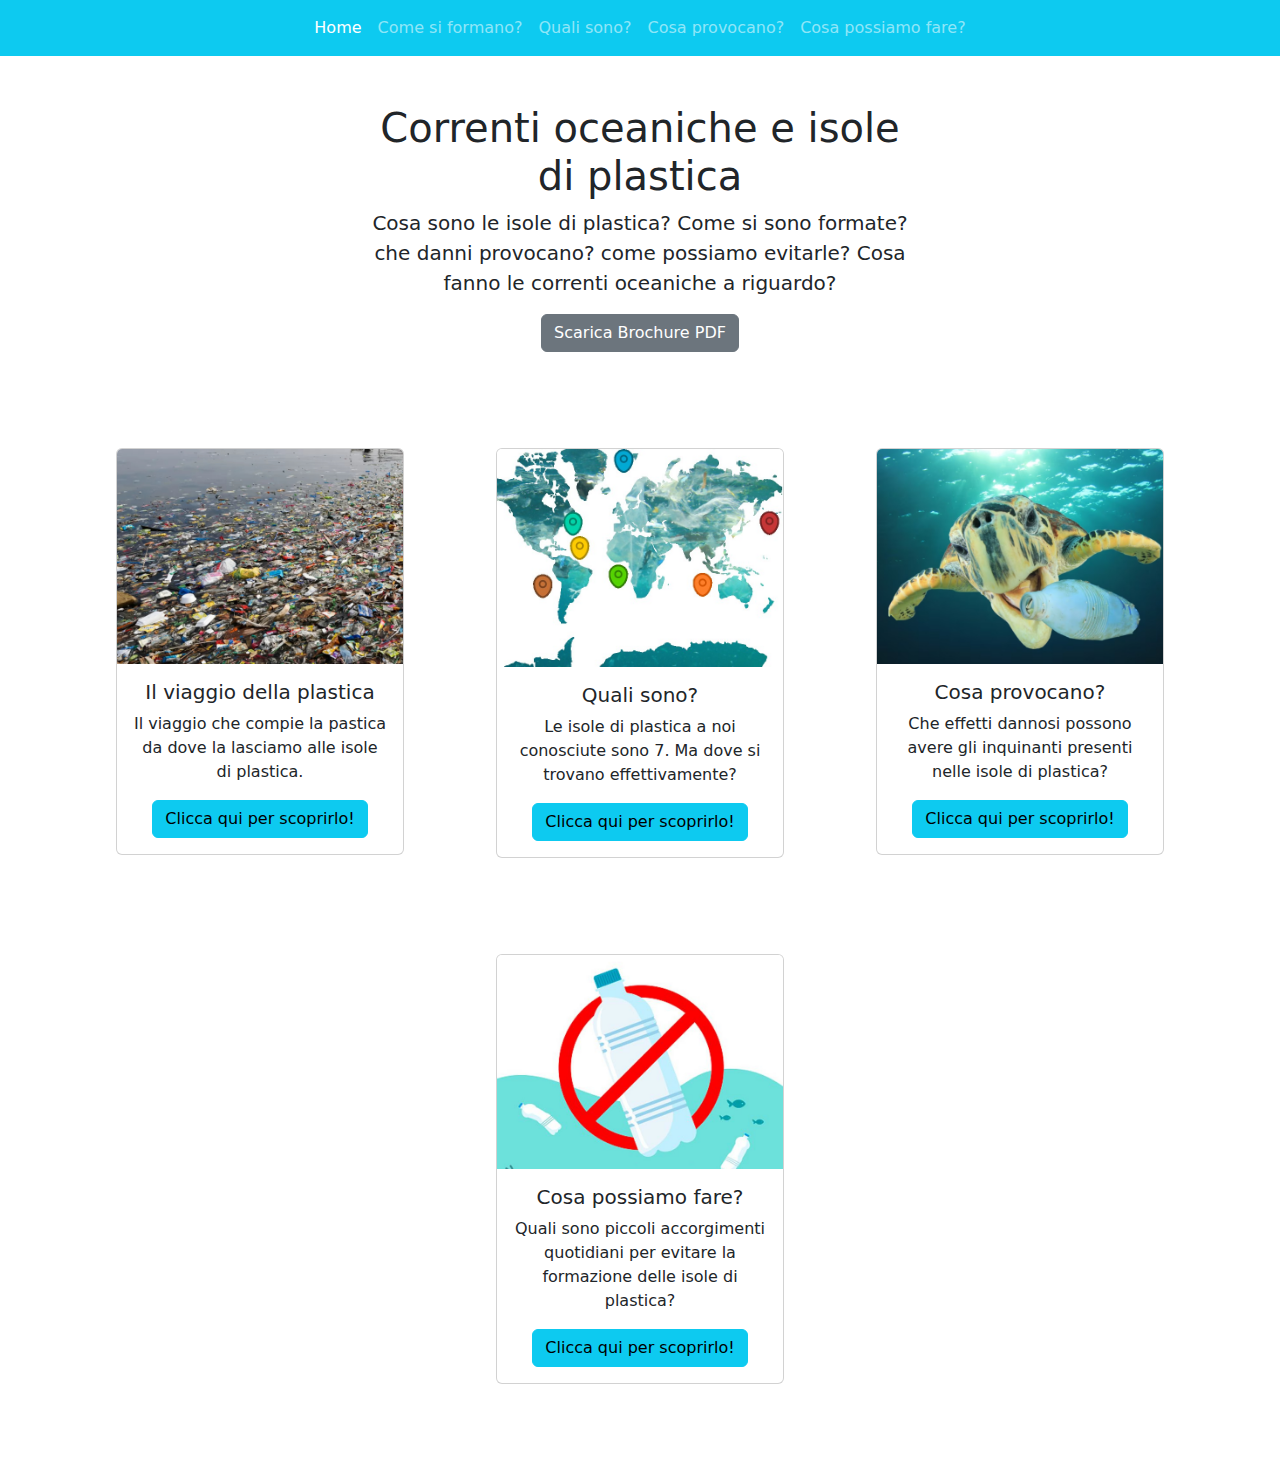
<file: index.html>
<!DOCTYPE html>
<html>
<head>
    <title>Correnti oceaniche e isole di plastica</title>
    <link href="https://cdn.jsdelivr.net/npm/bootstrap@5.3.3/dist/css/bootstrap.min.css" rel="stylesheet" integrity="sha384-QWTKZyjpPEjISv5WaRU9OFeRpok6YctnYmDr5pNlyT2bRjXh0JMhjY6hW+ALEwIH" crossorigin="anonymous">
    <script src="https://cdn.jsdelivr.net/npm/bootstrap@5.3.3/dist/js/bootstrap.bundle.min.js" integrity="sha384-YvpcrYf0tY3lHB60NNkmXc5s9fDVZLESaAA55NDzOxhy9GkcIdslK1eN7N6jIeHz" crossorigin="anonymous"></script>
    <link rel="stylesheet" href="bootstrap/style.css">
    <meta name="viewport" content="width=device-width, initial-scale=1">
    <meta name="google-site-verification" content="oc77HdUuIII6mu3Ns8S2jJJlXpEA9dxDP0BrzXrbVyY" />
</head>
<body>

    <nav class="navbar navbar-expand-lg bg-info" data-bs-theme="dark">
        <div class="container-fluid">
          <button class="navbar-toggler" type="button" data-bs-toggle="collapse" data-bs-target="#navbarNav" aria-controls="navbarNav" aria-expanded="false" aria-label="Toggle navigation">
            <span class="navbar-toggler-icon"></span>
          </button>
          <div class="collapse navbar-collapse" style="text-align: center;" id="navbarNav">
            <ul class="navbar-nav" style="margin-inline: auto;">
              <li class="nav-item">
                <a class="nav-link active" aria-current="page" href="#">Home</a>
              </li>
              <li class="nav-item">
                <a class="nav-link" href="scheda1.html">Come si formano?</a>
              </li>
              <li>
                <a class="nav-link" href="scheda2.html">Quali sono?</a>
              </li>
              <li>
                <a class="nav-link" href="scheda3.html">Cosa provocano?</a>
              </li>
              <li>
                <a class="nav-link" href="scheda4.html">Cosa possiamo fare?</a>
              </li>
            </ul>
          </div>
        </div>
      </nav>

    <div class="container my-5 text-center" style="max-width: 580px;">
        <h1 class="text-center">
            Correnti oceaniche e isole di plastica
        </h1>
        <p class="lead" style="margin-inline: 10px;">
            Cosa sono le isole di plastica? Come si sono formate? che danni provocano? come possiamo evitarle? Cosa fanno le correnti oceaniche a riguardo?
        </p>
        <a role="button" href="progettoScenze.pdf" class="btn btn-secondary">Scarica Brochure PDF</a>
      <!--  <a role="button" class="btn btn-secondary">Scarica PDF</a>-->

    </div>

    <div class="container my-5 mx-auto2 text-center" data-bs-theme="light">

        <div class="row">
            <div class="col-sm my-5" style="margin-inline: auto;">
                <div class="card" style="margin-inline: auto; width: 18rem;">
                    <img src="fiume.jpg" class="card-img-top" alt="Fiume pieno di plastica">
                    <div class="card-body">
                      <h5 class="card-title">Il viaggio della plastica</h5>
                      <p class="card-text">Il viaggio che compie la pastica da dove la lasciamo alle isole di plastica.</p>
                      <a href="scheda1.html" class="btn btn-info">Clicca qui per scoprirlo!</a>
                    </div>
                </div>
            </div>
            <div class="col-sm my-5">
                <div class="card" style="margin-inline: auto; width: 18rem;">
                    <img src="cartina.jpg" class="card-img-top" alt="Cartina delle isole di plastica">
                    <div class="card-body">
                      <h5 class="card-title">Quali sono?</h5>
                      <p class="card-text">Le isole di plastica a noi conosciute sono 7. Ma dove si trovano effettivamente?</p>
                      <a href="scheda2.html" class="btn btn-info">Clicca qui per scoprirlo!</a>
                    </div>
                </div>
            </div>
            <div class="col-sm my-5">
                <div class="card" style="margin-inline: auto; width: 18rem;">
                    <img src="tartaruga.jpg" class="card-img-top" alt="Tartaruga con un sacchetto di plastica">
                    <div class="card-body">
                      <h5 class="card-title">Cosa provocano?</h5>
                      <p class="card-text">Che effetti dannosi possono avere gli inquinanti presenti nelle isole di plastica?</p>
                      <a href="scheda3.html" class="btn btn-info">Clicca qui per scoprirlo!</a>
                    </div>
                </div>
            </div>
            <div class="col-sm my-5">
                <div class="card" style="margin-inline: auto; width: 18rem;">
                    <img src="bottiglia.jpg" class="card-img-top" alt="No alla plastica">
                    <div class="card-body">
                      <h5 class="card-title">Cosa possiamo fare?</h5>
                      <p class="card-text">Quali sono piccoli accorgimenti quotidiani per evitare la formazione delle isole di plastica?</p>
                      <a href="scheda4.html" class="btn btn-info">Clicca qui per scoprirlo!</a>
                    </div>
                </div>
            </div>
          </div>
        

    </div>
</div>

</body>
</html>
</file>
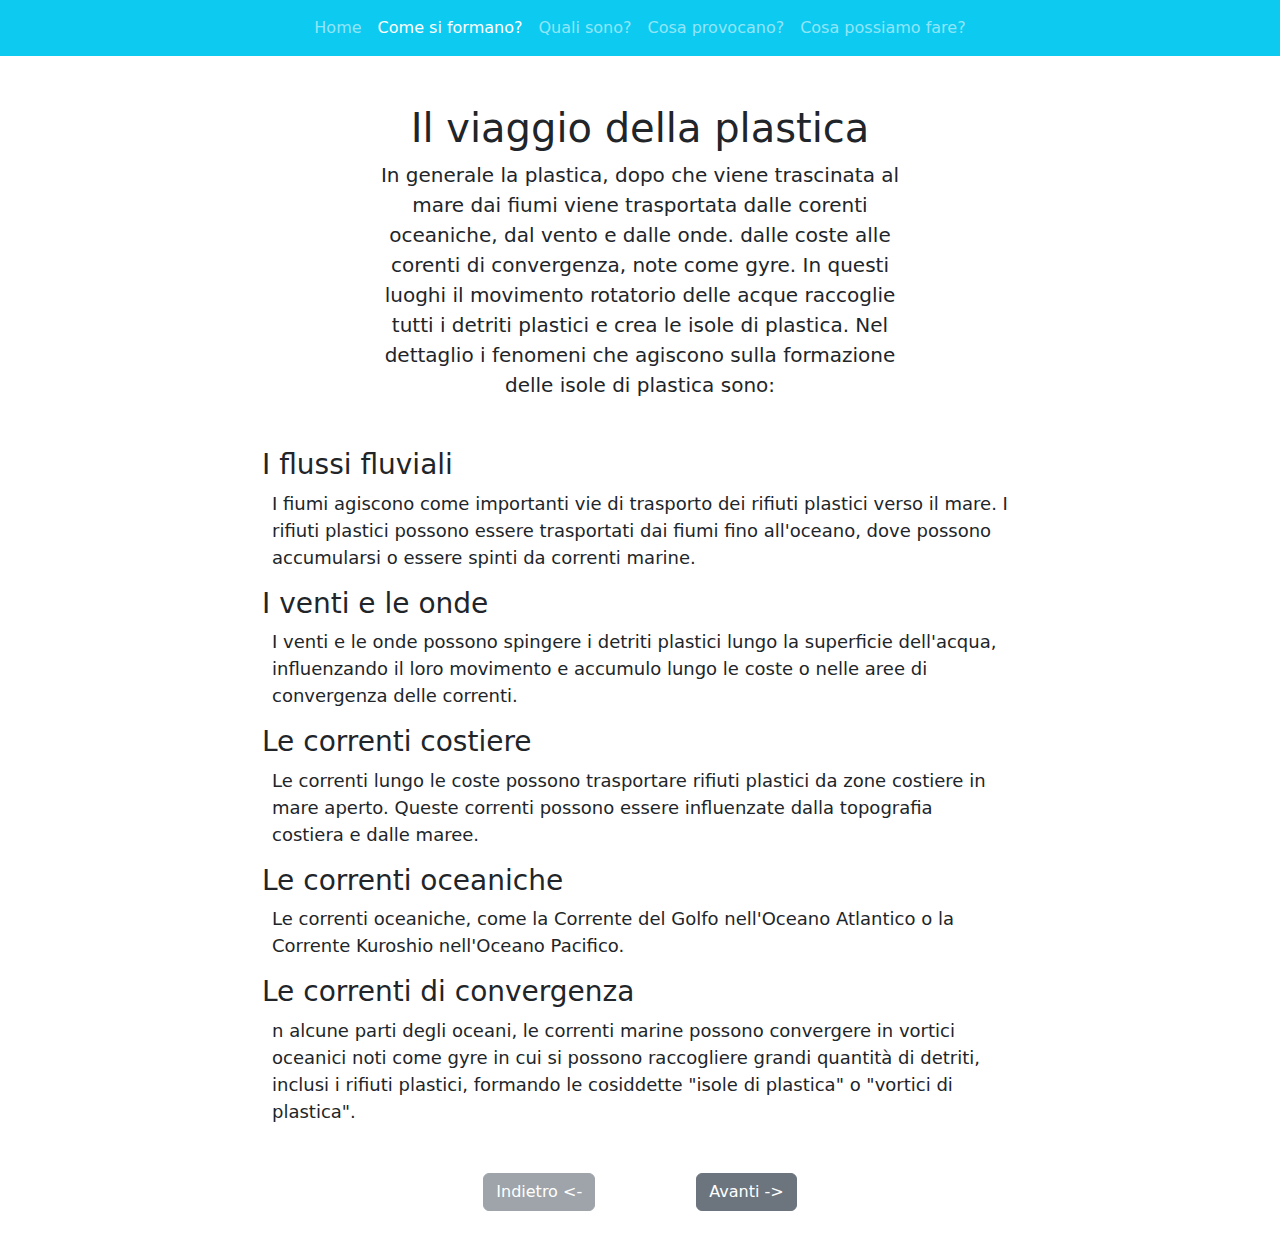
<file: scheda1.html>
<!DOCTYPE html>
<html>
<head>
  <title>Il viaggio della plastica | Correnti oceaniche e isole di plastica</title>
    <link href="https://cdn.jsdelivr.net/npm/bootstrap@5.3.3/dist/css/bootstrap.min.css" rel="stylesheet" integrity="sha384-QWTKZyjpPEjISv5WaRU9OFeRpok6YctnYmDr5pNlyT2bRjXh0JMhjY6hW+ALEwIH" crossorigin="anonymous">
    <script src="https://cdn.jsdelivr.net/npm/bootstrap@5.3.3/dist/js/bootstrap.bundle.min.js" integrity="sha384-YvpcrYf0tY3lHB60NNkmXc5s9fDVZLESaAA55NDzOxhy9GkcIdslK1eN7N6jIeHz" crossorigin="anonymous"></script>
    <link rel="stylesheet" href="bootstrap/style.css">
    <meta name="viewport" content="width=device-width, initial-scale=1">
</head>
<body>

    <nav class="navbar navbar-expand-lg bg-info" data-bs-theme="dark">
        <div class="container-fluid">
          <button class="navbar-toggler" type="button" data-bs-toggle="collapse" data-bs-target="#navbarNav" aria-controls="navbarNav" aria-expanded="false" aria-label="Toggle navigation">
            <span class="navbar-toggler-icon"></span>
          </button>
          <div class="collapse navbar-collapse" id="navbarNav">
            <ul class="navbar-nav" style="margin-inline: auto;">
              <li class="nav-item">
                <a class="nav-link" href="index.html">Home</a>
              </li>
              <li class="nav-item">
                <a class="nav-link active" aria-current="page" href="scheda1.html">Come si formano?</a>
              </li>
              <li>
                <a class="nav-link" href="scheda2.html">Quali sono?</a>
              </li>
              <li>
                <a class="nav-link" href="scheda3.html">Cosa provocano?</a>
              </li>
              <li>
                <a class="nav-link" href="scheda4.html">Cosa possiamo fare?</a>
              </li>
            </ul>
          </div>
        </div>
      </nav>

    <div class="container my-5 text-center" style="max-width: 580px;">
        <h1 class="text-center">
            Il viaggio della plastica
        </h1>
        <p class="lead" style="margin-inline: 10px;">
          In generale la plastica, dopo che viene trascinata al mare dai fiumi viene trasportata dalle corenti oceaniche, dal vento e dalle onde. dalle coste alle corenti di convergenza, note come gyre. 
          In questi luoghi il movimento rotatorio delle acque raccoglie tutti i detriti plastici e crea le isole di plastica. 
          Nel dettaglio i fenomeni che agiscono sulla formazione delle isole di plastica sono:
        </p>
    </div>

    <div class="container my-5 mx-auto2" style="max-inline-size: 780px;">
        <h3>
          I flussi fluviali
        </h3>
        <p class="p">
          I fiumi agiscono come importanti vie di trasporto dei rifiuti plastici verso il mare. 
          I rifiuti plastici possono essere trasportati dai fiumi fino all'oceano, dove possono accumularsi o essere spinti da correnti marine.
        </p>
        <h3>
          I venti e le onde
        </h3>
        <p class="p">
          I venti e le onde possono spingere i detriti plastici lungo la superficie dell'acqua, influenzando il loro movimento e accumulo lungo le coste o nelle aree di convergenza delle correnti.
        </p>
        <h3>
          Le correnti costiere
        </h3>
        <p class="p">
          Le correnti lungo le coste possono trasportare rifiuti plastici da zone costiere in mare aperto. Queste correnti possono essere influenzate dalla topografia costiera e dalle maree.
        </p>
        <h3>
          Le correnti oceaniche
        </h3>
        <p class="p">
          Le correnti oceaniche, come la Corrente del Golfo nell'Oceano Atlantico o la Corrente Kuroshio nell'Oceano Pacifico.
        </p>
        <h3>
          Le correnti di convergenza
        </h3>
        <p class="p">
          n alcune parti degli oceani, le correnti marine possono convergere in vortici oceanici noti come gyre in cui si possono raccogliere grandi quantità di detriti, inclusi i rifiuti plastici, formando le cosiddette "isole di plastica" o "vortici di plastica".
        </p>
    </div>

    <div class="my-5 text-center mx-5">
      <a role="button" class="btn btn-secondary mx-5 disabled" href="scheda1.html">Indietro <-</a>
      <a role="button" class="btn btn-secondary mx-5" href="scheda2.html">Avanti -></a>
    </div>

</body>
</html>
</file>
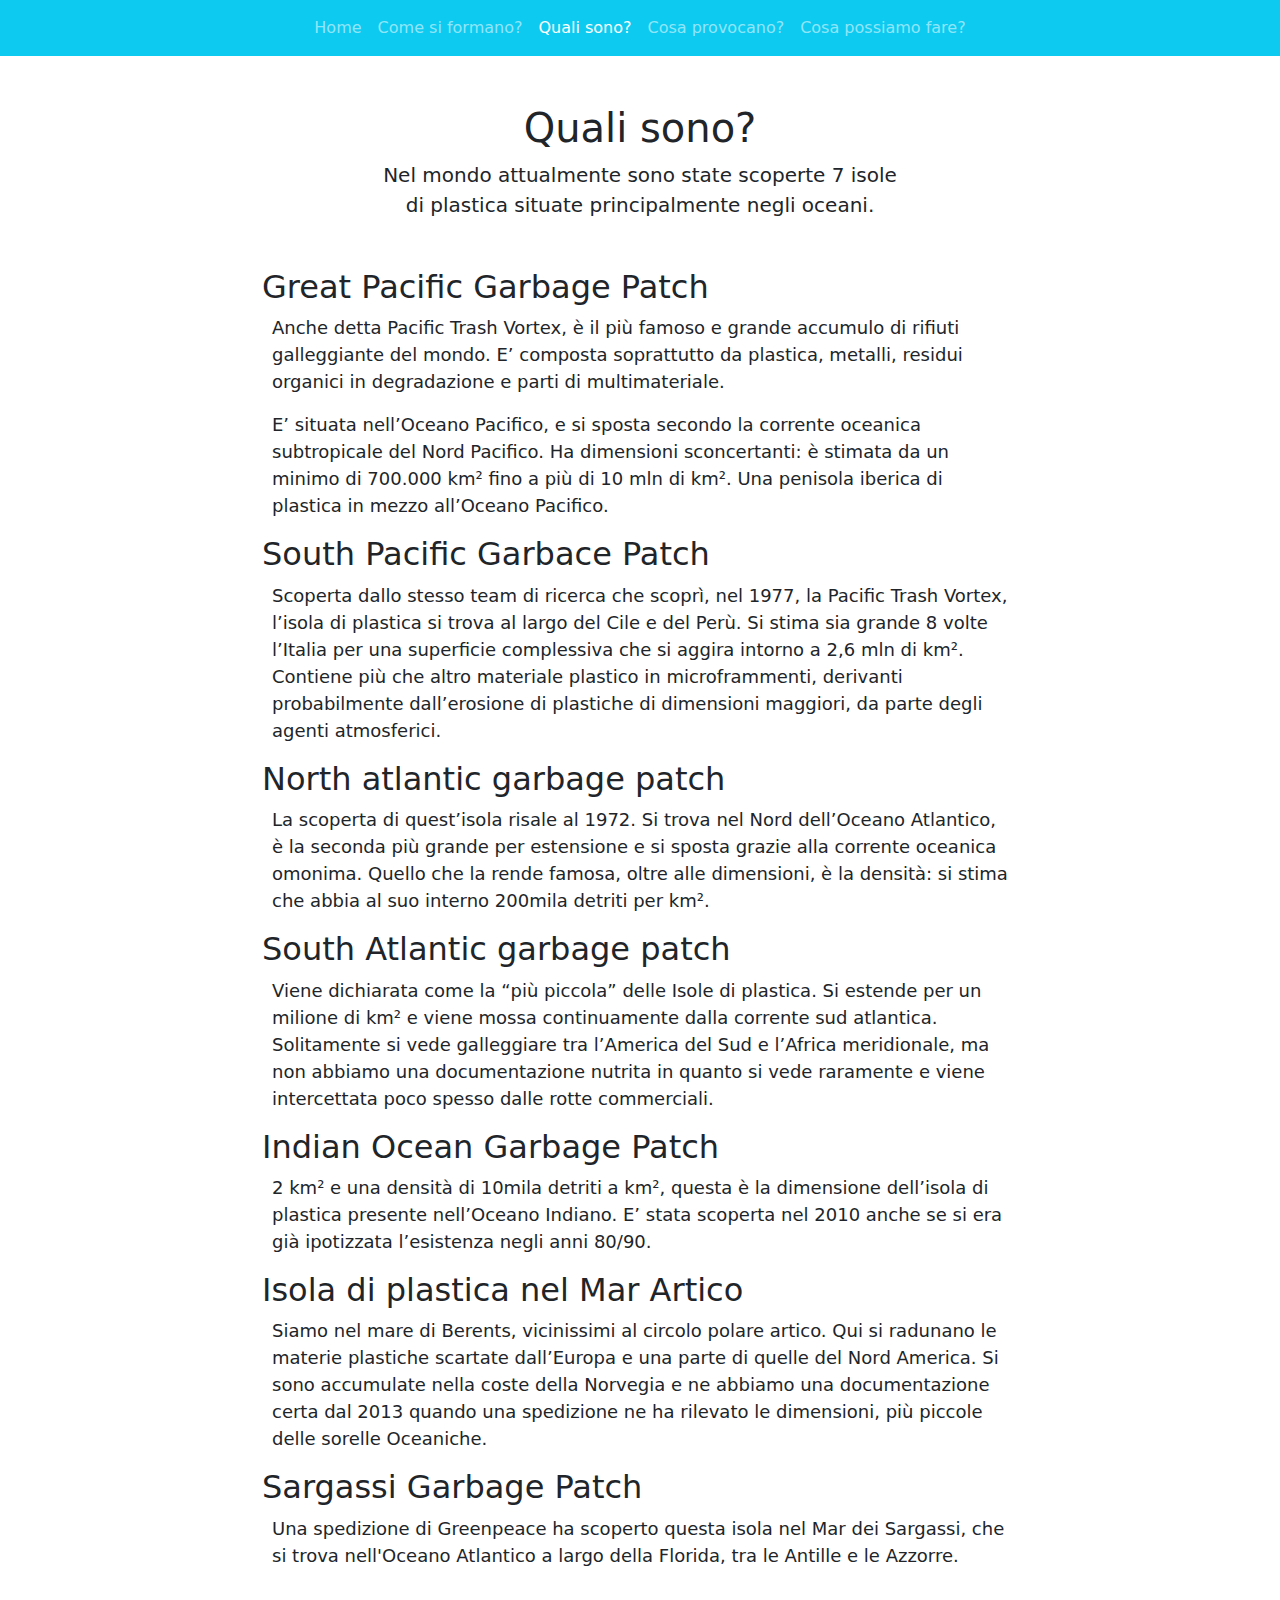
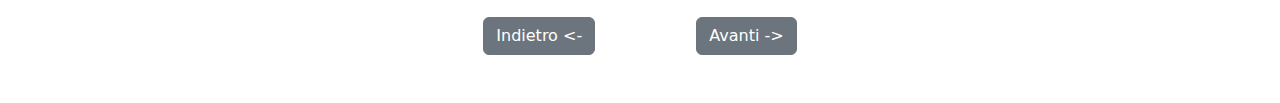
<file: scheda2.html>
<!DOCTYPE html>
<html>
<head>
    <title>Quali sono? | Correnti oceaniche e isole di plastica</title>
    <link href="https://cdn.jsdelivr.net/npm/bootstrap@5.3.3/dist/css/bootstrap.min.css" rel="stylesheet" integrity="sha384-QWTKZyjpPEjISv5WaRU9OFeRpok6YctnYmDr5pNlyT2bRjXh0JMhjY6hW+ALEwIH" crossorigin="anonymous">
    <script src="https://cdn.jsdelivr.net/npm/bootstrap@5.3.3/dist/js/bootstrap.bundle.min.js" integrity="sha384-YvpcrYf0tY3lHB60NNkmXc5s9fDVZLESaAA55NDzOxhy9GkcIdslK1eN7N6jIeHz" crossorigin="anonymous"></script>
    <link rel="stylesheet" href="bootstrap/style.css">
    <meta name="viewport" content="width=device-width, initial-scale=1">
</head>
<body>

    <nav class="navbar navbar-expand-lg bg-info" data-bs-theme="dark">
        <div class="container-fluid">
          <button class="navbar-toggler" type="button" data-bs-toggle="collapse" data-bs-target="#navbarNav" aria-controls="navbarNav" aria-expanded="false" aria-label="Toggle navigation">
            <span class="navbar-toggler-icon"></span>
          </button>
          <div class="collapse navbar-collapse" id="navbarNav">
            <ul class="navbar-nav" style="margin-inline: auto;">
              <li class="nav-item">
                <a class="nav-link" href="index.html">Home</a>
              </li>
              <li class="nav-item">
                <a class="nav-link" href="scheda1.html">Come si formano?</a>
              </li>
              <li>
                <a class="nav-link active" aria-current="page" href="scheda2.html">Quali sono?</a>
              </li>
              <li>
                <a class="nav-link" href="scheda3.html">Cosa provocano?</a>
              </li>
              <li>
                <a class="nav-link" href="scheda4.html">Cosa possiamo fare?</a>
              </li>
            </ul>
          </div>
        </div>
      </nav>

    <div class="container my-5 text-center" style="max-width: 580px;">
        <h1 class="text-center">
            Quali sono?
        </h1>
        <p class="lead" style="margin-inline: 10px;">
          Nel mondo attualmente sono state scoperte 7 isole di plastica situate principalmente negli oceani.
        </p>
    </div>

    <div class="container my-5 mx-auto2" style="max-inline-size: 780px;">
        <h2>
          Great Pacific Garbage Patch
        </h2>
        <p class="p">
          Anche detta Pacific Trash Vortex, è il più famoso e grande accumulo di rifiuti galleggiante del mondo. 
          E’ composta soprattutto da plastica, metalli, residui organici in degradazione e parti di multimateriale.
        </p>
        <p class="p">
          E’ situata nell’Oceano Pacifico, e si sposta secondo la corrente oceanica subtropicale del Nord Pacifico. 
          Ha dimensioni sconcertanti: è stimata da un minimo di 700.000 km² fino a più di 10 mln di km². 
          Una penisola iberica di plastica in mezzo all’Oceano Pacifico.
        </p>
        <h2>
          South Pacific Garbace Patch
        </h2>
        <p class="p">
          Scoperta dallo stesso team di ricerca che scoprì, nel 1977, la Pacific Trash Vortex, l’isola di plastica si trova al largo del Cile e del Perù. 
          Si stima sia grande 8 volte l’Italia per una superficie complessiva che si aggira intorno a 2,6 mln di km². 
          Contiene più che altro materiale plastico in microframmenti, derivanti probabilmente dall’erosione di plastiche di dimensioni maggiori, da parte degli agenti atmosferici.
        </p>
        <h2>
          North atlantic garbage patch
        </h2>
        <p class="p">
          La scoperta di quest’isola risale al 1972. Si trova nel Nord dell’Oceano Atlantico, è la seconda più grande per estensione e si sposta grazie alla corrente oceanica omonima. 
          Quello che la rende famosa, oltre alle dimensioni, è la densità: si stima che abbia al suo interno 200mila detriti per km².
        </p>
        <h2>
          South Atlantic garbage patch
        </h2>
        <p class="p">
          Viene dichiarata come la “più piccola” delle Isole di plastica. Si estende per un milione di km² e viene mossa continuamente dalla corrente sud atlantica. 
          Solitamente si vede galleggiare tra l’America del Sud e l’Africa meridionale, ma non abbiamo una documentazione nutrita in quanto si vede raramente e viene intercettata poco spesso dalle rotte commerciali.
        </p>
        <h2>
          Indian Ocean Garbage Patch
        </h2>
        <p class="p">
          2 km² e una densità di 10mila detriti a km², questa è la dimensione dell’isola di plastica presente nell’Oceano Indiano. 
          E’ stata scoperta nel 2010 anche se si era già ipotizzata l’esistenza negli anni 80/90.
        </p>
        <h2>
          Isola di plastica nel Mar Artico
        </h2>
        <p class="p">
          Siamo nel mare di Berents, vicinissimi al circolo polare artico. Qui si radunano le materie plastiche scartate dall’Europa e una parte di quelle del Nord America. 
          Si sono accumulate nella coste della Norvegia e ne abbiamo una documentazione certa dal 2013 quando una spedizione ne ha rilevato le dimensioni, più piccole delle sorelle Oceaniche.
        </p>
        <h2>
          Sargassi Garbage Patch
        </h2>
        <p class="p">
          Una spedizione di Greenpeace ha scoperto questa isola nel Mar dei Sargassi, che si trova nell'Oceano Atlantico a largo della Florida, tra le Antille e le Azzorre.
        </p>
    </div>

    <div class="my-5 text-center mx-5">
      <a role="button" class="btn btn-secondary mx-5" href="scheda1.html">Indietro <-</a>
      <a role="button" class="btn btn-secondary mx-5" href="scheda3.html">Avanti -></a>
    </div>

</body>
</html>
</file>
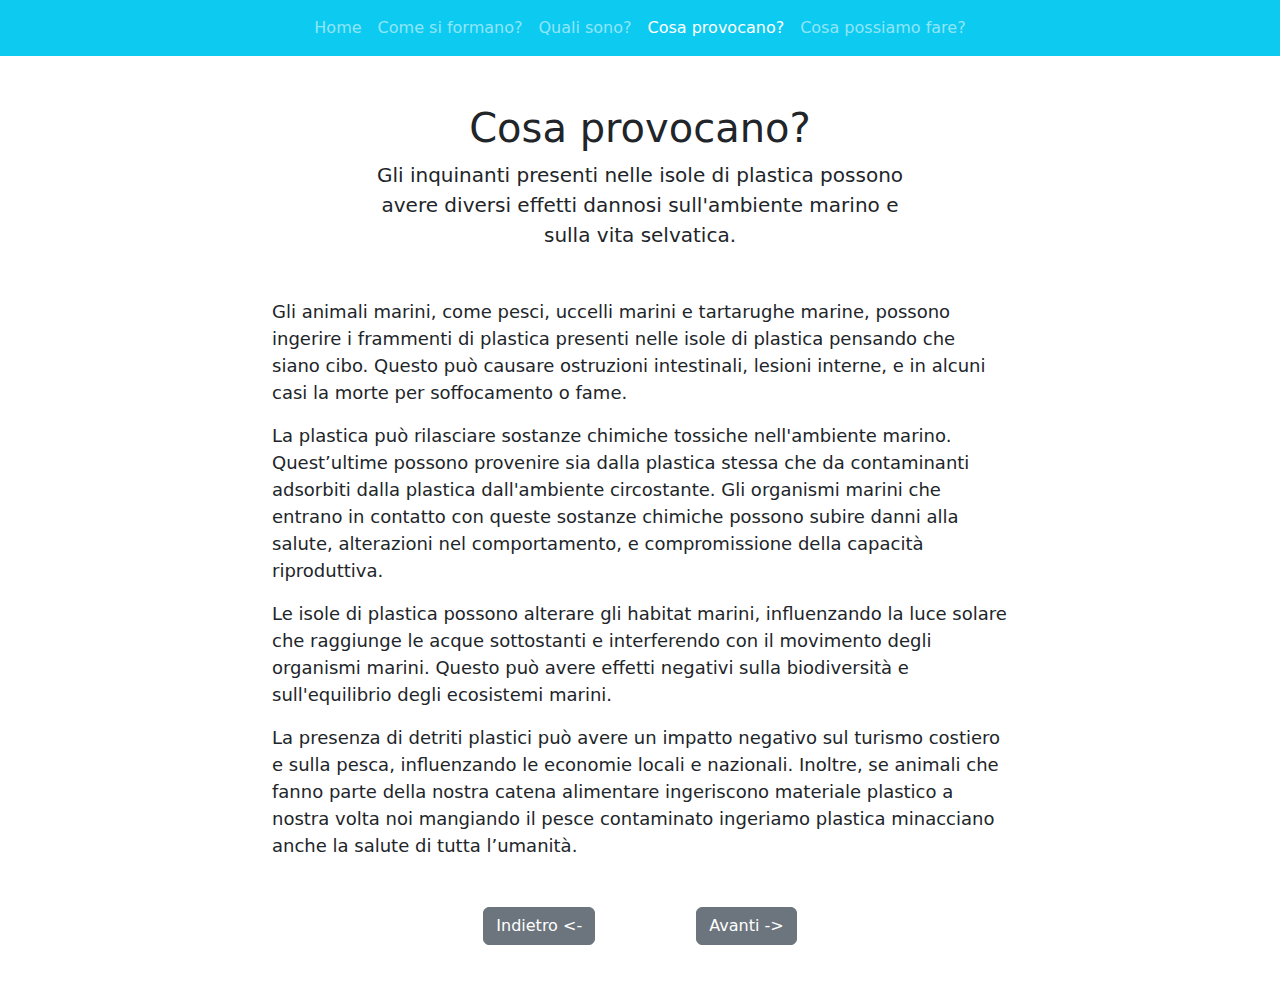
<file: scheda3.html>
<!DOCTYPE html>
<html>
<head>
    <title>Cosa provocano? | Correnti oceaniche e isole di plastica</title>
    <link href="https://cdn.jsdelivr.net/npm/bootstrap@5.3.3/dist/css/bootstrap.min.css" rel="stylesheet" integrity="sha384-QWTKZyjpPEjISv5WaRU9OFeRpok6YctnYmDr5pNlyT2bRjXh0JMhjY6hW+ALEwIH" crossorigin="anonymous">
    <script src="https://cdn.jsdelivr.net/npm/bootstrap@5.3.3/dist/js/bootstrap.bundle.min.js" integrity="sha384-YvpcrYf0tY3lHB60NNkmXc5s9fDVZLESaAA55NDzOxhy9GkcIdslK1eN7N6jIeHz" crossorigin="anonymous"></script>
    <link rel="stylesheet" href="bootstrap/style.css">
    <meta name="viewport" content="width=device-width, initial-scale=1">
</head>
<body>

    <nav class="navbar navbar-expand-lg bg-info" data-bs-theme="dark">
        <div class="container-fluid">
          <button class="navbar-toggler" type="button" data-bs-toggle="collapse" data-bs-target="#navbarNav" aria-controls="navbarNav" aria-expanded="false" aria-label="Toggle navigation">
            <span class="navbar-toggler-icon"></span>
          </button>
          <div class="collapse navbar-collapse" id="navbarNav">
            <ul class="navbar-nav" style="margin-inline: auto;">
              <li class="nav-item">
                <a class="nav-link" href="index.html">Home</a>
              </li>
              <li class="nav-item">
                <a class="nav-link" href="scheda1.html">Come si formano?</a>
              </li>
              <li>
                <a class="nav-link" href="scheda2.html">Quali sono?</a>
              </li>
              <li>
                <a class="nav-link active" aria-current="page" href="scheda3.html">Cosa provocano?</a>
              </li>
              <li>
                <a class="nav-link" href="scheda4.html">Cosa possiamo fare?</a>
              </li>
            </ul>
          </div>
        </div>
      </nav>

    <div class="container my-5 text-center" style="max-width: 580px;">
        <h1 class="text-center">
            Cosa provocano?
        </h1>
        <p class="lead" style="margin-inline: 10px;">
          Gli inquinanti presenti nelle isole di plastica possono avere diversi effetti dannosi sull'ambiente marino e sulla vita selvatica. 
        </p>
    </div>

    <div class="container my-5 mx-auto2" style="max-inline-size: 780px;">
        <p class="p">
          Gli animali marini, come pesci, uccelli marini e tartarughe marine, possono ingerire i frammenti di plastica presenti nelle isole di plastica pensando che siano cibo. 
          Questo può causare ostruzioni intestinali, lesioni interne, e in alcuni casi la morte per soffocamento o fame.
        </p>
        <p class="p">
          La plastica può rilasciare sostanze chimiche tossiche nell'ambiente marino. Quest’ultime possono provenire sia dalla plastica stessa che da contaminanti adsorbiti dalla plastica dall'ambiente circostante. 
          Gli organismi marini che entrano in contatto con queste sostanze chimiche possono subire danni alla salute, alterazioni nel comportamento, e compromissione della capacità riproduttiva.
        </p>
        <p class="p">
          Le isole di plastica possono alterare gli habitat marini, influenzando la luce solare che raggiunge le acque sottostanti e interferendo con il movimento degli organismi marini. 
          Questo può avere effetti negativi sulla biodiversità e sull'equilibrio degli ecosistemi marini.
        </p>
        <p class="p">
          La presenza di detriti plastici può avere un impatto negativo sul turismo costiero e sulla pesca, 
          influenzando le economie locali e nazionali. Inoltre, se animali che fanno parte della nostra catena alimentare ingeriscono materiale plastico a nostra volta noi mangiando il pesce contaminato ingeriamo plastica minacciano anche la salute di tutta l’umanità.
        </p>
    </div>

    <div class="my-5 text-center mx-5">
      <a role="button" class="btn btn-secondary mx-5" href="scheda2.html">Indietro <-</a>
      <a role="button" class="btn btn-secondary mx-5" href="scheda4.html">Avanti -></a>
    </div>

</body>
</html>
</file>
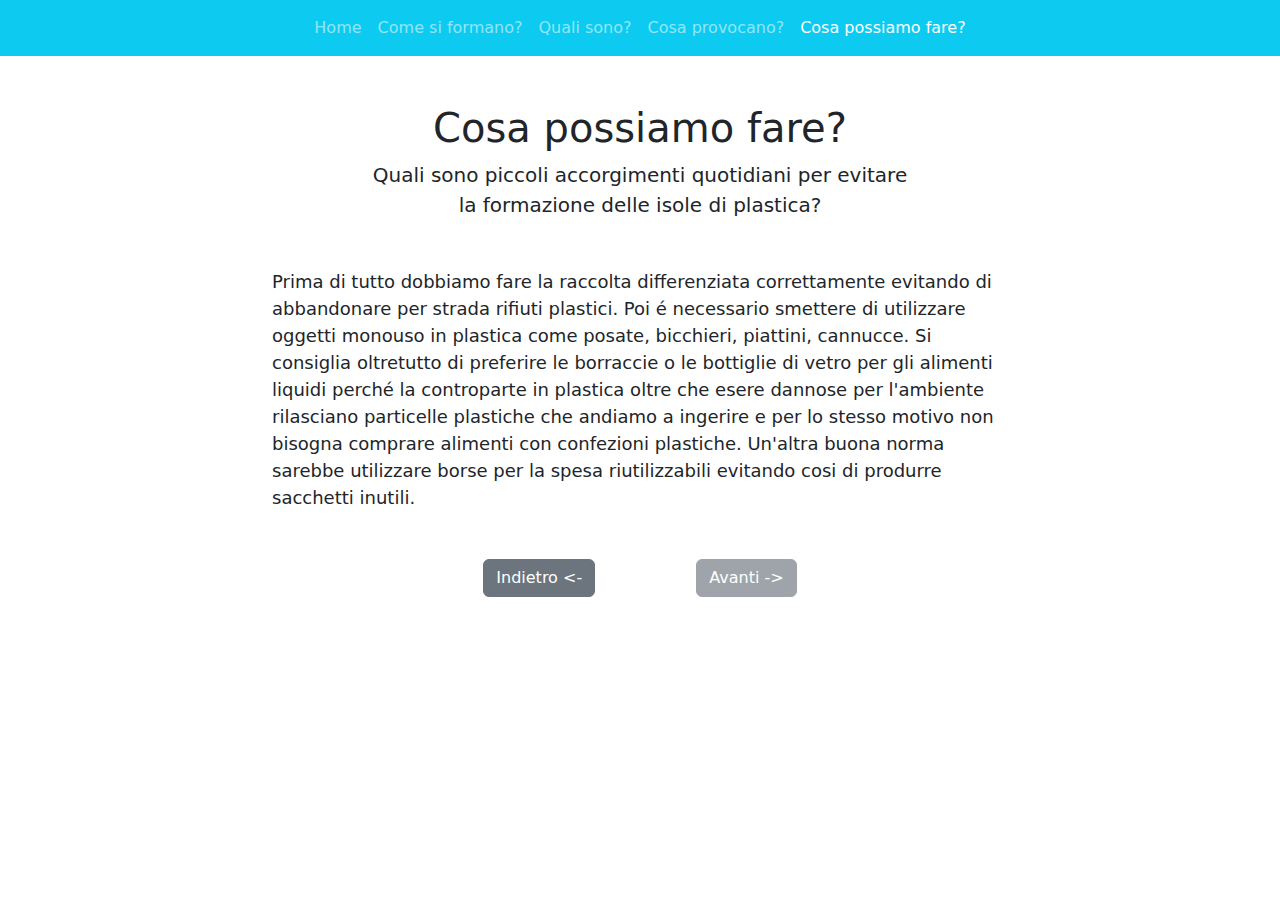
<file: scheda4.html>
<!DOCTYPE html>
<html>
<head>
   <title>Cosa evitarle? | Correnti oceaniche e isole di plastica</title>
    <link href="https://cdn.jsdelivr.net/npm/bootstrap@5.3.3/dist/css/bootstrap.min.css" rel="stylesheet" integrity="sha384-QWTKZyjpPEjISv5WaRU9OFeRpok6YctnYmDr5pNlyT2bRjXh0JMhjY6hW+ALEwIH" crossorigin="anonymous">
    <script src="https://cdn.jsdelivr.net/npm/bootstrap@5.3.3/dist/js/bootstrap.bundle.min.js" integrity="sha384-YvpcrYf0tY3lHB60NNkmXc5s9fDVZLESaAA55NDzOxhy9GkcIdslK1eN7N6jIeHz" crossorigin="anonymous"></script>
    <link rel="stylesheet" href="bootstrap/style.css">
    <meta name="viewport" content="width=device-width, initial-scale=1">
</head>
<body>

    <nav class="navbar navbar-expand-lg bg-info" data-bs-theme="dark">
        <div class="container-fluid">
          <button class="navbar-toggler" type="button" data-bs-toggle="collapse" data-bs-target="#navbarNav" aria-controls="navbarNav" aria-expanded="false" aria-label="Toggle navigation">
            <span class="navbar-toggler-icon"></span>
          </button>
          <div class="collapse navbar-collapse" id="navbarNav">
            <ul class="navbar-nav" style="margin-inline: auto;">
              <li class="nav-item">
                <a class="nav-link" href="index.html">Home</a>
              </li>
              <li class="nav-item">
                <a class="nav-link" href="scheda1.html">Come si formano?</a>
              </li>
              <li>
                <a class="nav-link" href="scheda2.html">Quali sono?</a>
              </li>
              <li>
                <a class="nav-link" href="scheda3.html">Cosa provocano?</a>
              </li>
              <li>
                <a class="nav-link active" aria-current="page" href="scheda4.html">Cosa possiamo fare?</a>
              </li>
            </ul>
          </div>
        </div>
      </nav>

    <div class="container my-5 text-center" style="max-width: 580px;">
        <h1 class="text-center">
            Cosa possiamo fare?
        </h1>
        <p class="lead" style="margin-inline: 10px;">
          Quali sono piccoli accorgimenti quotidiani per evitare la formazione delle isole di plastica?        </p>
    </div>

    <div class="container my-5 mx-auto2" style="max-inline-size: 780px;">
        <p class="p">
          Prima di tutto dobbiamo fare la raccolta differenziata correttamente evitando di abbandonare per strada rifiuti plastici.
          Poi é necessario smettere di utilizzare oggetti monouso in plastica come posate, bicchieri, piattini, cannucce. 
          Si consiglia oltretutto di preferire le borraccie o le bottiglie di vetro per gli alimenti liquidi perché la controparte in plastica oltre che esere dannose per l'ambiente rilasciano particelle plastiche che andiamo a ingerire e per lo stesso motivo non bisogna comprare alimenti con confezioni plastiche.
          Un'altra buona norma sarebbe utilizzare borse per la spesa riutilizzabili evitando cosi di produrre sacchetti inutili.
        </p>
    </div>

    <div class="my-5 text-center mx-5">
      <a role="button" class="btn btn-secondary mx-5" href="scheda3.html">Indietro <-</a>
      <a role="button" class="btn btn-secondary mx-5 disabled">Avanti -></a>
    </div>

</body>
</html>
</file>
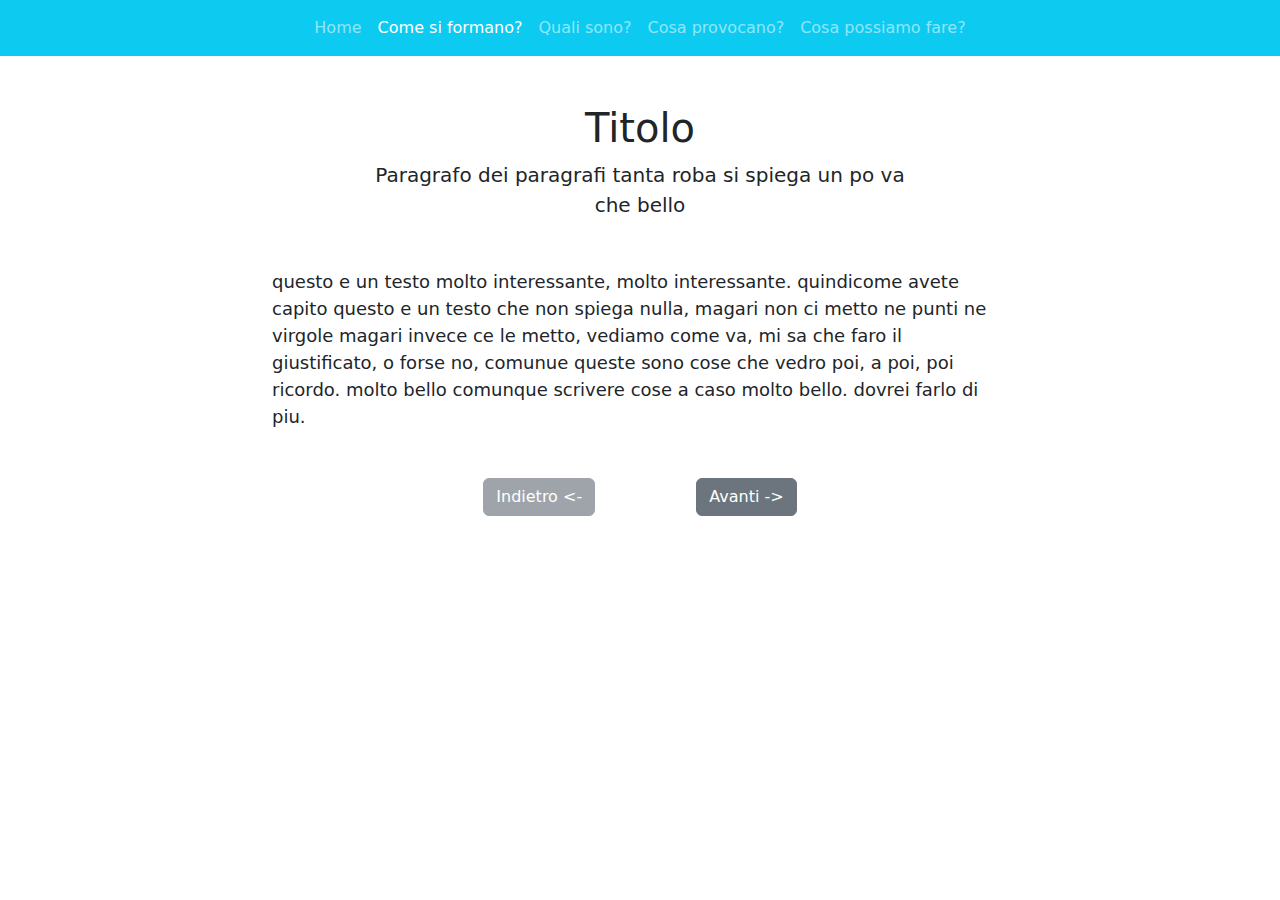
<file: schedaTipo.html>
<!DOCTYPE html>
<html>
<head>
  <title>Il viaggio della plastica | Correnti oceaniche e isole di plastica</title>
    <link href="https://cdn.jsdelivr.net/npm/bootstrap@5.3.3/dist/css/bootstrap.min.css" rel="stylesheet" integrity="sha384-QWTKZyjpPEjISv5WaRU9OFeRpok6YctnYmDr5pNlyT2bRjXh0JMhjY6hW+ALEwIH" crossorigin="anonymous">
    <script src="https://cdn.jsdelivr.net/npm/bootstrap@5.3.3/dist/js/bootstrap.bundle.min.js" integrity="sha384-YvpcrYf0tY3lHB60NNkmXc5s9fDVZLESaAA55NDzOxhy9GkcIdslK1eN7N6jIeHz" crossorigin="anonymous"></script>
  <link rel="stylesheet" href="bootstrap/style.css">
</head>
<body>

    <nav class="navbar navbar-expand-lg bg-info" data-bs-theme="dark">
        <div class="container-fluid">
          <button class="navbar-toggler" type="button" data-bs-toggle="collapse" data-bs-target="#navbarNav" aria-controls="navbarNav" aria-expanded="false" aria-label="Toggle navigation">
            <span class="navbar-toggler-icon"></span>
          </button>
          <div class="collapse navbar-collapse" id="navbarNav">
            <ul class="navbar-nav" style="margin-inline: auto;">
              <li class="nav-item">
                <a class="nav-link" href="index.html">Home</a>
              </li>
              <li class="nav-item">
                <a class="nav-link active" aria-current="page" href="scheda1.html">Come si formano?</a>
              </li>
              <li>
                <a class="nav-link" href="scheda2.html">Quali sono?</a>
              </li>
              <li>
                <a class="nav-link" href="scheda3.html">Cosa provocano?</a>
              </li>
              <li>
                <a class="nav-link" href="scheda4.html">Cosa possiamo fare?</a>
              </li>
            </ul>
          </div>
        </div>
      </nav>

    <div class="container my-5 text-center" style="max-width: 580px;">
        <h1 class="text-center">
            Titolo
        </h1>
        <p class="lead" style="margin-inline: 10px;">
            Paragrafo dei paragrafi tanta roba si spiega un po va che bello
        </p>
    </div>

    <div class="container my-5 mx-auto2" style="max-inline-size: 780px;">
        <p class="p">questo e un testo molto interessante, molto interessante. quindicome avete capito questo e un testo che non spiega nulla, magari non ci metto ne punti ne virgole
        magari invece ce le metto, vediamo come va, mi sa che faro il giustificato, o forse no, comunue queste sono cose che vedro poi, a poi, poi ricordo. molto bello comunque scrivere cose a caso
        molto bello. dovrei farlo di piu.
        </p>
    </div>

    <div class="my-5 text-center mx-5">
      <a role="button" class="btn btn-secondary mx-5 disabled" href="scheda1.html">Indietro <-</a>
      <a role="button" class="btn btn-secondary mx-5" href="scheda2.html">Avanti -></a>
    </div>

</body>
</html>
</file>
<file: bootstrap/style.css>
.current {
    font-weight: bolder;
    color: aliceblue;
}

.title {
    font-weight: bolder;
    color: aliceblue;
}

.p {
    font-size: 18px;
    margin-inline: 10px;
}
</file>
